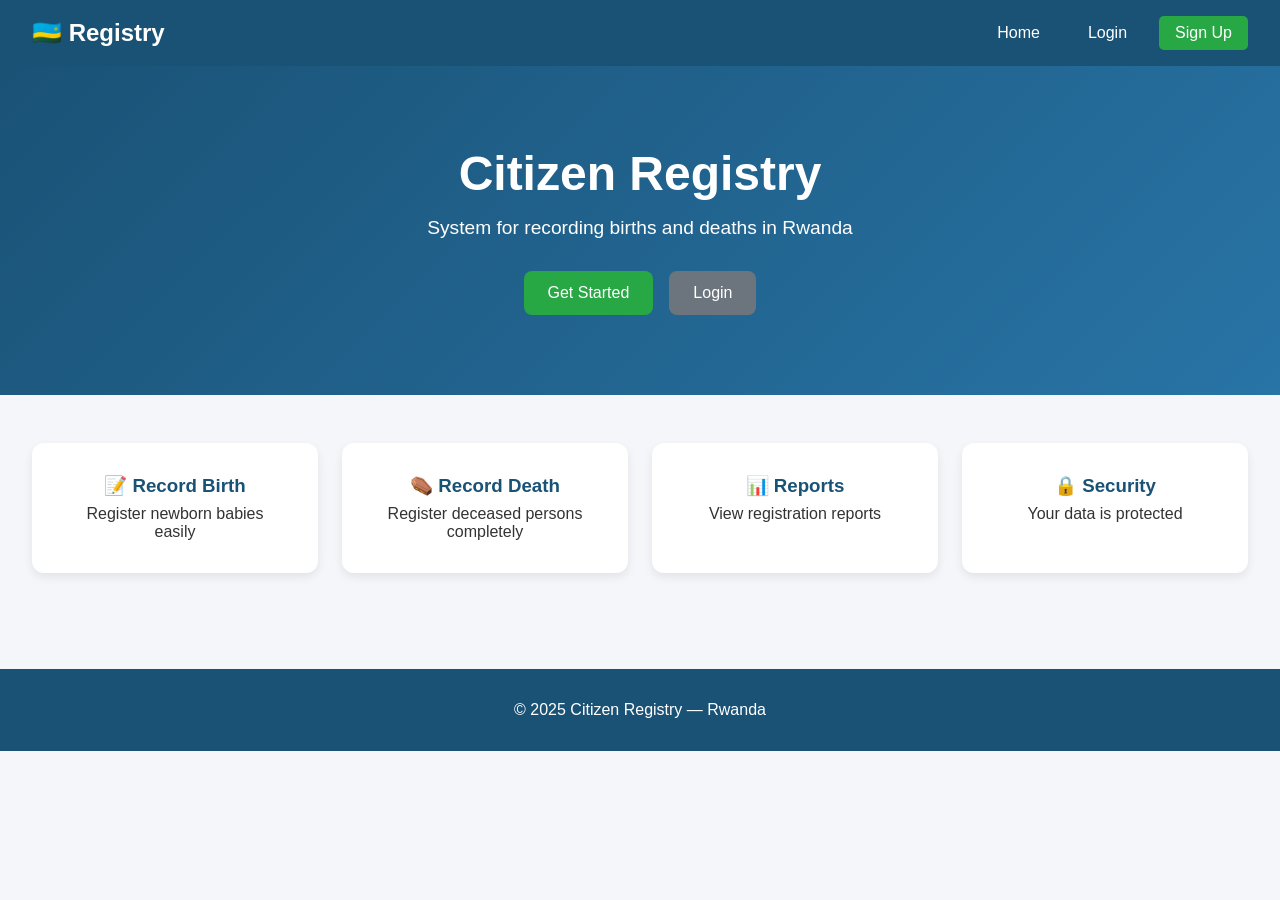
<file: index.html>
<!DOCTYPE html>
<html lang="en">
<head>
  <meta charset="UTF-8">
  <meta name="viewport" content="width=device-width, initial-scale=1.0">
  <title>Citizen Registry</title>
  <link rel="stylesheet" href="style.css">
</head>
<body>
  <nav class="navbar">
    <div class="logo">🇷🇼 Registry</div>
    <div class="nav-links">
      <a href="index.html">Home</a>
      <a href="login.html">Login</a>
      <a href="signup.html" class="btn-primary">Sign Up</a>
    </div>
  </nav>

  <header class="hero">
    <h1>Citizen Registry</h1>
    <p>System for recording births and deaths in Rwanda</p>
    <div class="hero-buttons">
      <a href="signup.html" class="btn-primary">Get Started</a>
      <a href="login.html" class="btn-secondary">Login</a>
    </div>
  </header>

  <section class="features">
    <div class="feature-card">
      <h3>📝 Record Birth</h3>
      <p>Register newborn babies easily</p>
    </div>
    <div class="feature-card">
      <h3>⚰️ Record Death</h3>
      <p>Register deceased persons completely</p>
    </div>
    <div class="feature-card">
      <h3>📊 Reports</h3>
      <p>View registration reports</p>
    </div>
    <div class="feature-card">
      <h3>🔒 Security</h3>
      <p>Your data is protected</p>
    </div>
  </section>

  <footer>
    <p>© 2025 Citizen Registry — Rwanda</p>
  </footer>

  <script src="app.js"></script>
</body>
</html>
</file>
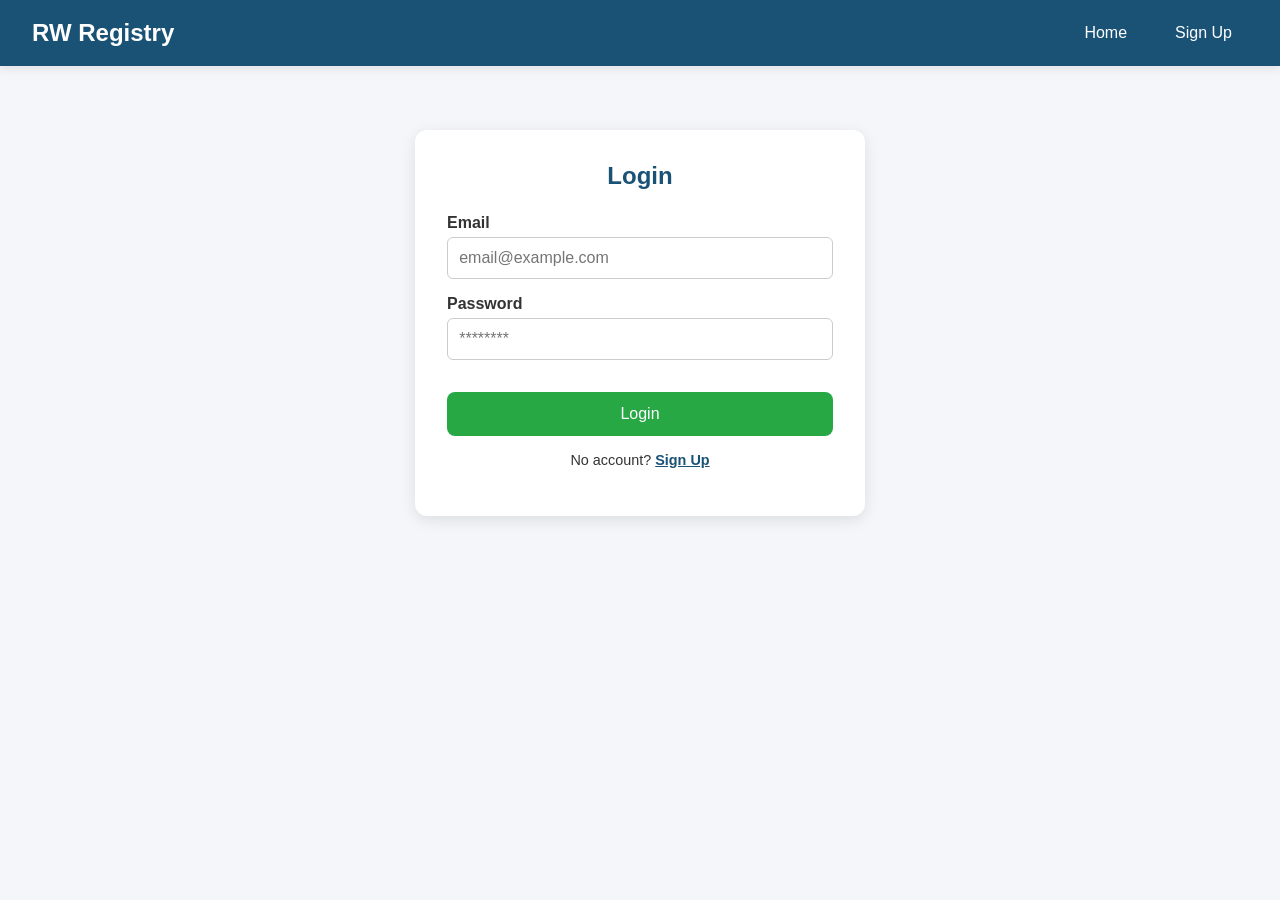
<file: admin.html>
﻿<!DOCTYPE html>
<html lang="en">
<head>
  <meta charset="UTF-8">
  <meta name="viewport" content="width=device-width, initial-scale=1.0">
  <title>Admin — Registry</title>
  <link rel="stylesheet" href="style.css">
</head>
<body>
  <nav class="navbar">
    <div class="logo">RW Registry — Admin</div>
    <div class="nav-links">
      <span id="adminWelcome"></span>
      <a href="#" onclick="logout()">Logout</a>
    </div>
  </nav>

  <div class="dashboard">
    <h2>Admin Dashboard</h2>
    
    <div class="stats">
      <div class="stat-card">
        <h3 id="adminBirths">0</h3>
        <p>Total Births</p>
      </div>
      <div class="stat-card">
        <h3 id="adminDeaths">0</h3>
        <p>Total Deaths</p>
      </div>
      <div class="stat-card">
        <h3 id="adminUsers">0</h3>
        <p>Total Users</p>
      </div>
    </div>

    <h3>All Users</h3>
    <div id="usersList"></div>

    <h3 style="margin-top:2rem;">All Records</h3>
    <div id="allRecordsList"></div>
  </div>

  <script src="app.js"></script>
</body>
</html>
</file>
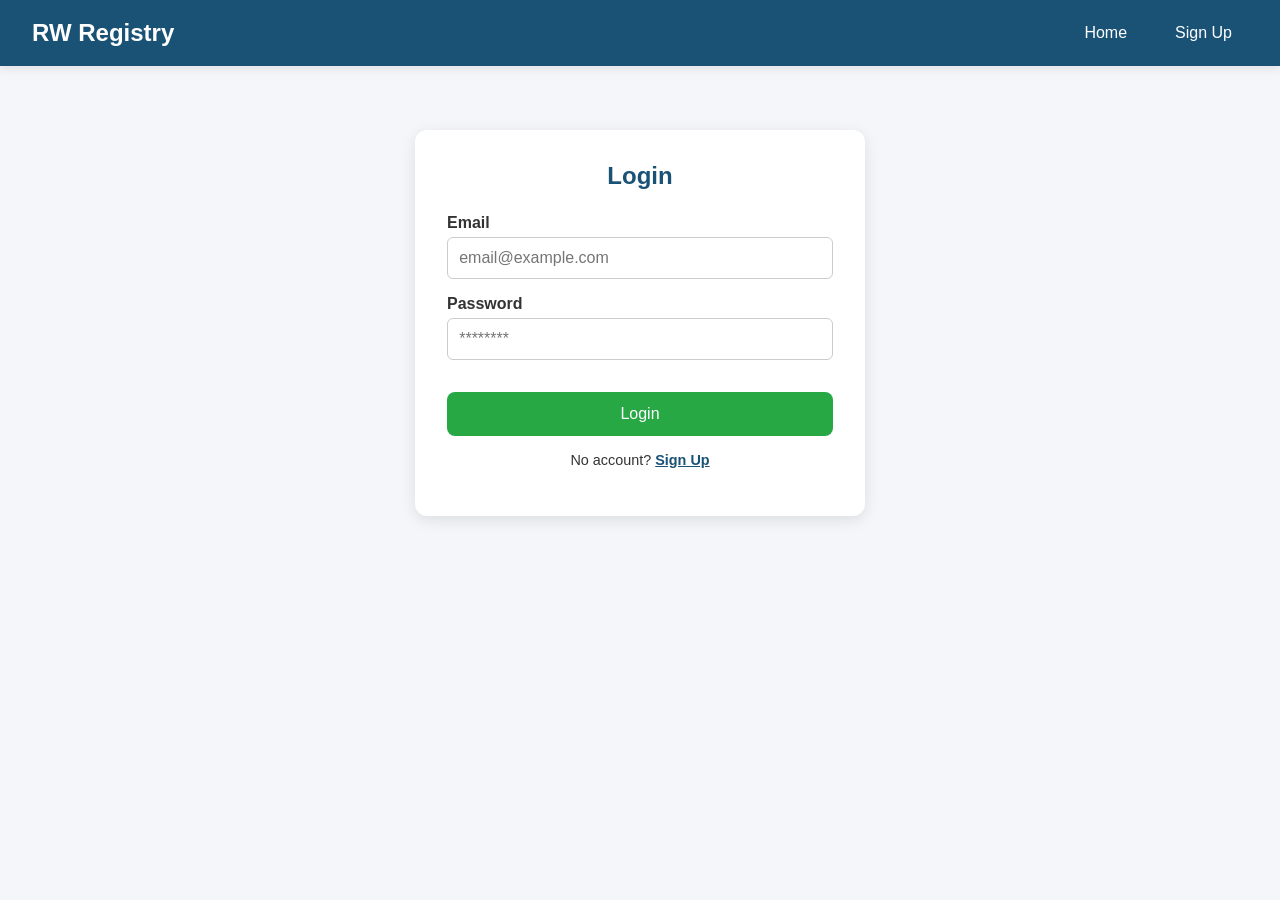
<file: dashboard.html>
<!DOCTYPE html>
<html lang="en">
<head>
  <meta charset="UTF-8">
  <meta name="viewport" content="width=device-width, initial-scale=1.0">
  <title>Dashboard — Registry</title>
  <link rel="stylesheet" href="style.css">
</head>
<body>
  <nav class="navbar">
    <div class="logo">🇷🇼 Registry</div>
    <div class="nav-links">
      <span id="welcome"></span>
      <a href="#" onclick="logout()">Logout</a>
    </div>
  </nav>

  <div class="dashboard">
    <h2>Dashboard</h2>

    <div class="stats">
      <div class="stat-card">
        <h3 id="totalBirths">0</h3>
        <p>Total Births</p>
      </div>
      <div class="stat-card">
        <h3 id="totalDeaths">0</h3>
        <p>Total Deaths</p>
      </div>
    </div>

    <div class="actions">
      <button class="btn-primary" onclick="showForm('birth')">➕ Record Birth</button>
      <button class="btn-secondary" onclick="showForm('death')">➕ Record Death</button>
    </div>

    <div id="formArea"></div>
    <div id="recordsList"></div>
  </div>

  <script src="app.js"></script>
</body>
</html>
</file>
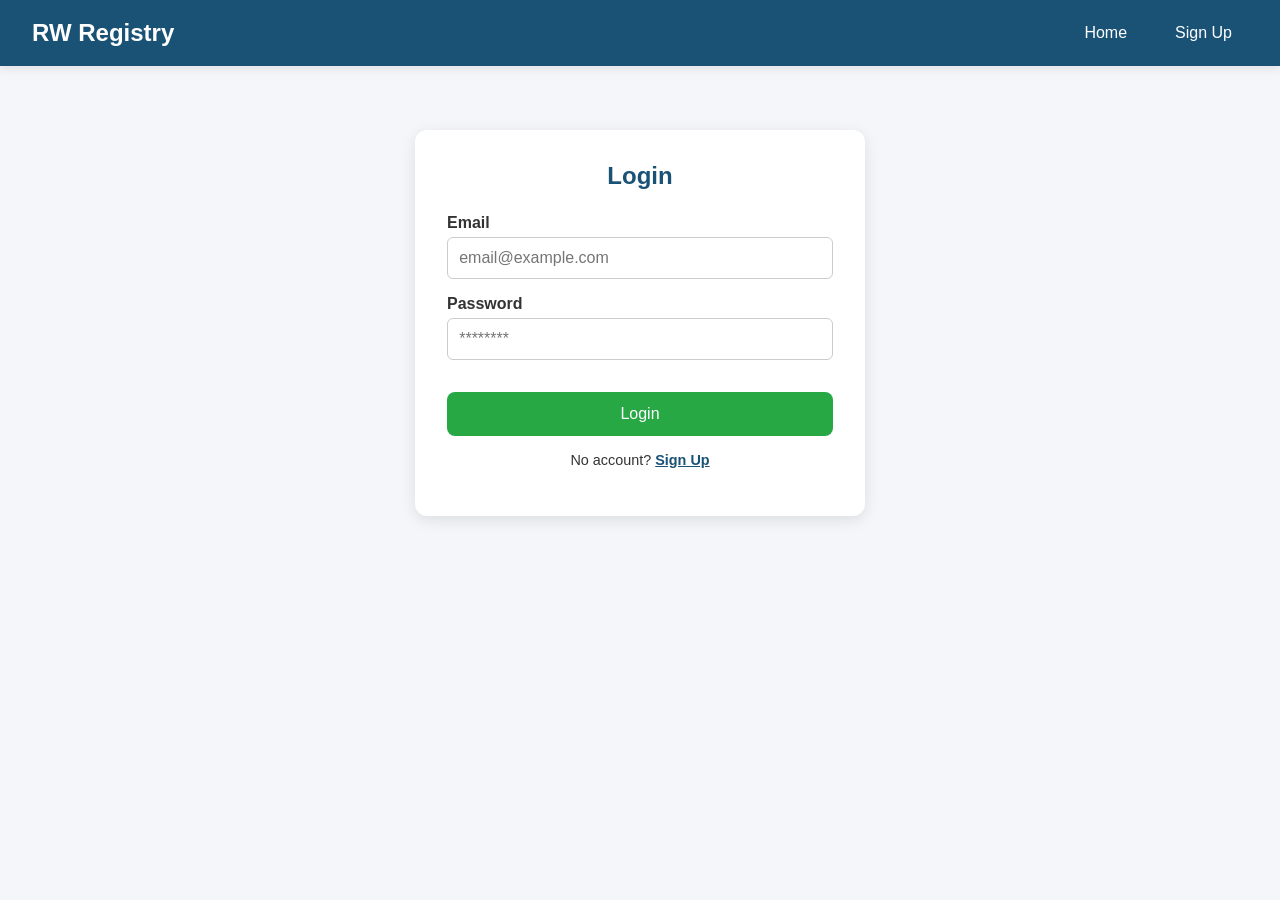
<file: login.html>
<!DOCTYPE html>
<html lang="en">
<head>
  <meta charset="UTF-8">
  <meta name="viewport" content="width=device-width, initial-scale=1.0">
  <title>Login — Registry</title>
  <link rel="stylesheet" href="style.css">
</head>
<body>
  <nav class="navbar">
    <div class="logo">RW Registry</div>
    <div class="nav-links">
      <a href="index.html">Home</a>
      <a href="signup.html">Sign Up</a>
    </div>
  </nav>

  <div class="form-container">
    <h2>Login</h2>
    <form id="loginForm">
      <div class="form-group">
        <label>Email</label>
        <input type="email" id="email" required placeholder="email@example.com">
      </div>
      <div class="form-group">
        <label>Password</label>
        <input type="password" id="password" required placeholder="********">
      </div>
      <button type="submit" class="btn-primary full">Login</button>
      <p class="form-footer">No account? <a href="signup.html">Sign Up</a></p>
    </form>
    <p id="errorMsg" class="error"></p>
  </div>

  <script src="app.js"></script>
</body>
</html>
</file>
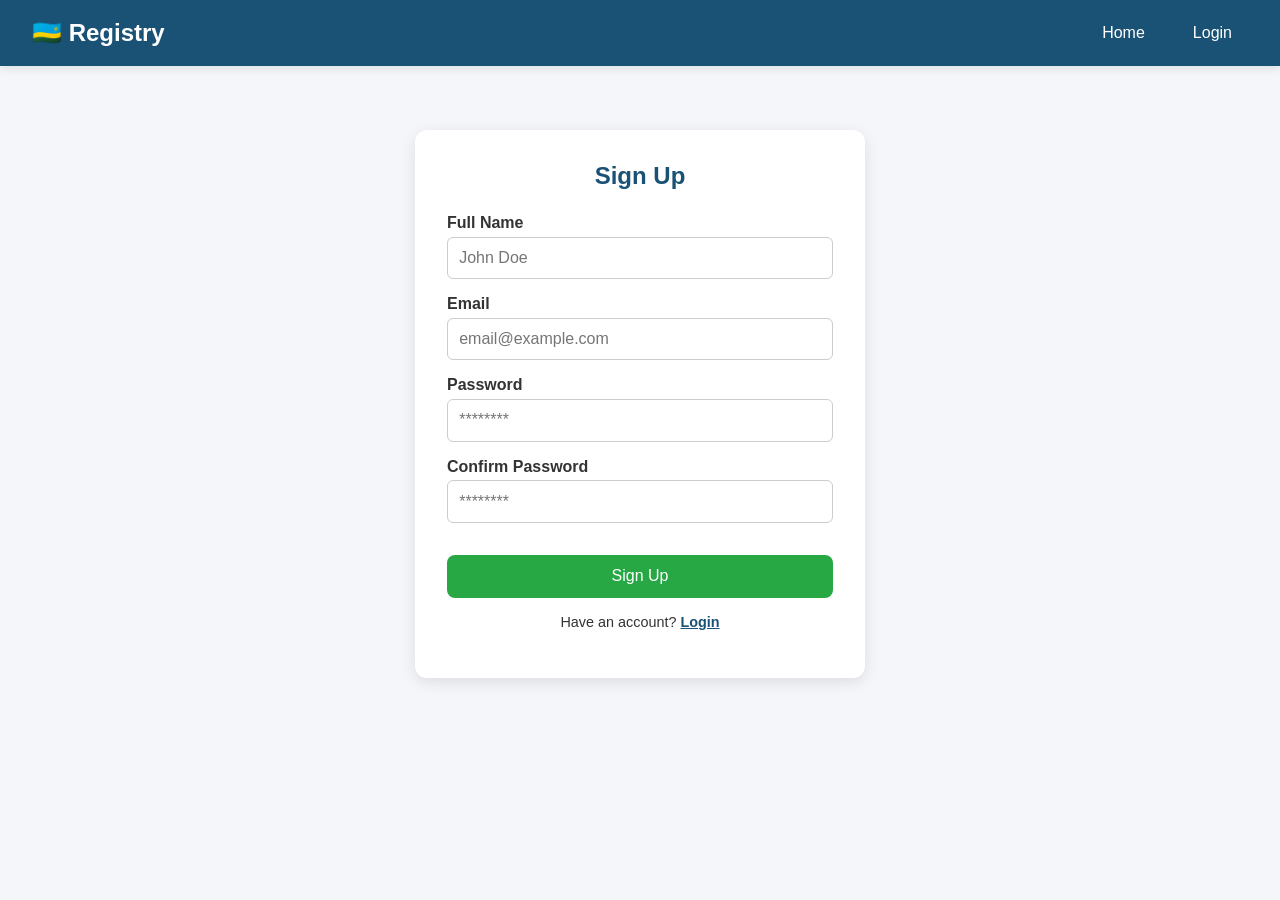
<file: signup.html>
<!DOCTYPE html>
<html lang="en">
<head>
  <meta charset="UTF-8">
  <meta name="viewport" content="width=device-width, initial-scale=1.0">
  <title>Sign Up — Registry</title>
  <link rel="stylesheet" href="style.css">
</head>
<body>
  <nav class="navbar">
    <div class="logo">🇷🇼 Registry</div>
    <div class="nav-links">
      <a href="index.html">Home</a>
      <a href="login.html">Login</a>
    </div>
  </nav>

  <div class="form-container">
    <h2>Sign Up</h2>
    <form id="signupForm">
      <div class="form-group">
        <label>Full Name</label>
        <input type="text" id="fullname" required placeholder="John Doe">
      </div>
      <div class="form-group">
        <label>Email</label>
        <input type="email" id="email" required placeholder="email@example.com">
      </div>
      <div class="form-group">
        <label>Password</label>
        <input type="password" id="password" required placeholder="********">
      </div>
      <div class="form-group">
        <label>Confirm Password</label>
        <input type="password" id="confirm" required placeholder="********">
      </div>
      <button type="submit" class="btn-primary full">Sign Up</button>
      <p class="form-footer">Have an account? <a href="login.html">Login</a></p>
    </form>
    <p id="errorMsg" class="error"></p>
  </div>

  <script src="app.js"></script>
</body>
</html>
</file>
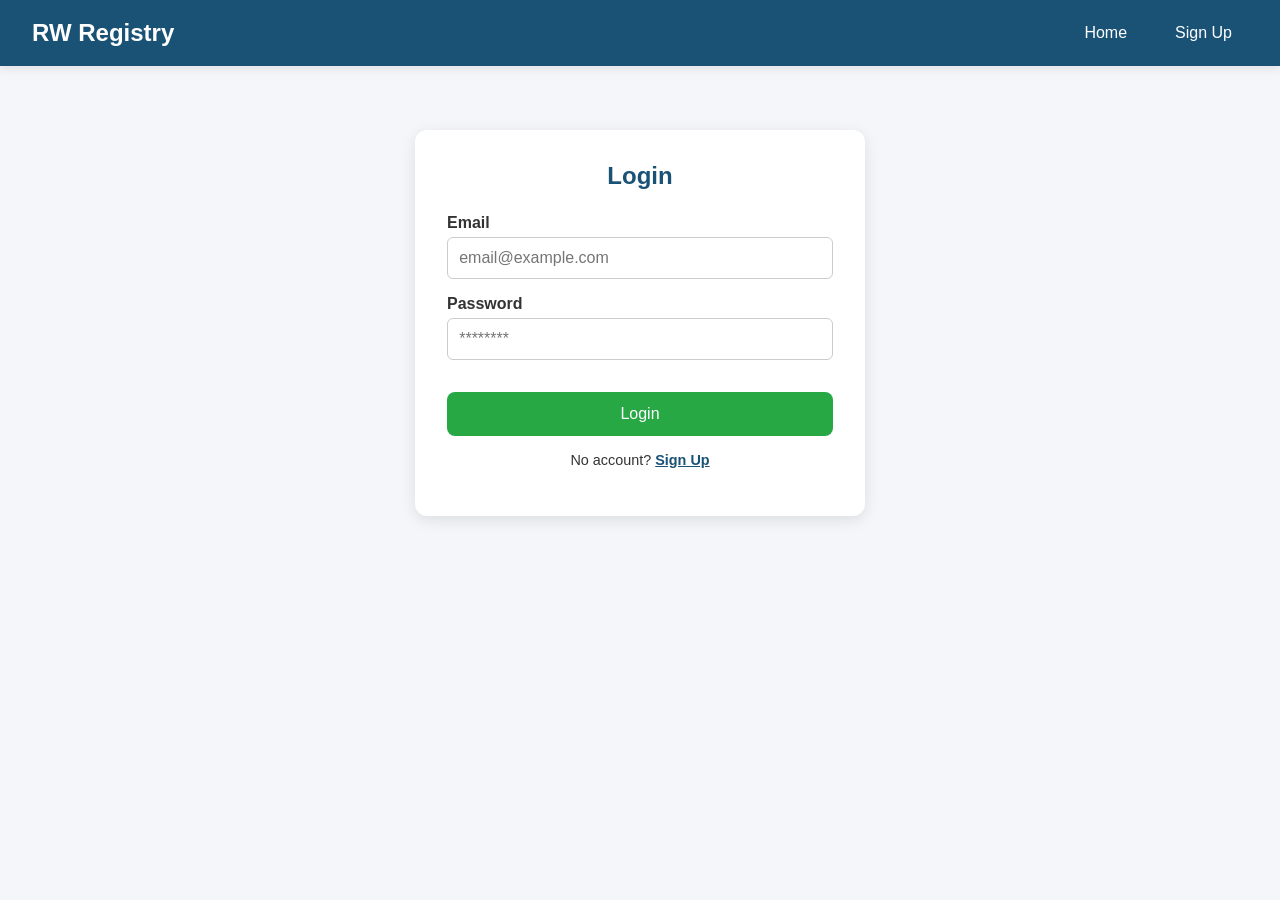
<file: user.html>
﻿<!DOCTYPE html>
<html lang="en">
<head>
  <meta charset="UTF-8">
  <meta name="viewport" content="width=device-width, initial-scale=1.0">
  <title>User Dashboard — Registry</title>
  <link rel="stylesheet" href="style.css">
</head>
<body>
  <nav class="navbar">
    <div class="logo">RW Registry</div>
    <div class="nav-links">
      <span id="welcome"></span>
      <span id="roleBadge" class="badge"></span>
      <a href="#" onclick="logout()">Logout</a>
    </div>
  </nav>

  <div class="dashboard">
    <h2>My Dashboard</h2>

    <div class="stats">
      <div class="stat-card">
        <h3 id="totalBirths">0</h3>
        <p>My Births</p>
      </div>
      <div class="stat-card">
        <h3 id="totalDeaths">0</h3>
        <p>My Deaths</p>
      </div>
    </div>

    <div class="actions">
      <button class="btn-primary" onclick="showForm('birth')">➕ Record Birth</button>
      <button class="btn-secondary" onclick="showForm('death')">➕ Record Death</button>
    </div>

    <div id="formArea"></div>
    <div id="recordsList"></div>
  </div>

  <script src="app.js"></script>
</body>
</html>
</file>
<file: style.css>
* {
  margin: 0;
  padding: 0;
  box-sizing: border-box;
  font-family: 'Segoe UI', Tahoma, sans-serif;
}

body {
  background: #f4f6f9;
  color: #333;
}

.navbar {
  display: flex;
  justify-content: space-between;
  align-items: center;
  padding: 1rem 2rem;
  background: #1a5276;
  color: white;
  box-shadow: 0 2px 10px rgba(0,0,0,0.1);
}

.logo {
  font-size: 1.5rem;
  font-weight: bold;
}

.nav-links {
  display: flex;
  gap: 1rem;
  align-items: center;
}

.nav-links a {
  color: white;
  text-decoration: none;
  padding: 0.5rem 1rem;
  border-radius: 5px;
  transition: 0.3s;
}

.nav-links a:hover {
  background: rgba(255,255,255,0.2);
}

.hero {
  text-align: center;
  padding: 5rem 2rem;
  background: linear-gradient(135deg, #1a5276, #2874a6);
  color: white;
}

.hero h1 {
  font-size: 3rem;
  margin-bottom: 1rem;
}

.hero p {
  font-size: 1.2rem;
  margin-bottom: 2rem;
}

.hero-buttons {
  display: flex;
  gap: 1rem;
  justify-content: center;
  flex-wrap: wrap;
}

.btn-primary, .btn-secondary {
  padding: 0.8rem 1.5rem;
  border: none;
  border-radius: 8px;
  cursor: pointer;
  text-decoration: none;
  display: inline-block;
  font-size: 1rem;
  transition: 0.3s;
}

.btn-primary {
  background: #28a745;
  color: white;
}

.btn-primary:hover {
  background: #218838;
}

.btn-secondary {
  background: #6c757d;
  color: white;
}

.btn-secondary:hover {
  background: #5a6268;
}

.btn-primary.full {
  width: 100%;
  margin-top: 1rem;
}

.features {
  display: grid;
  grid-template-columns: repeat(auto-fit, minmax(220px, 1fr));
  gap: 1.5rem;
  padding: 3rem 2rem;
}

.feature-card {
  background: white;
  padding: 2rem;
  border-radius: 12px;
  box-shadow: 0 4px 10px rgba(0,0,0,0.08);
  text-align: center;
  transition: 0.3s;
}

.feature-card:hover {
  transform: translateY(-5px);
  box-shadow: 0 8px 20px rgba(0,0,0,0.15);
}

.feature-card h3 {
  margin-bottom: 0.5rem;
  color: #1a5276;
}

.form-container {
  max-width: 450px;
  margin: 4rem auto;
  background: white;
  padding: 2rem;
  border-radius: 12px;
  box-shadow: 0 4px 15px rgba(0,0,0,0.1);
}

.form-container h2 {
  margin-bottom: 1.5rem;
  color: #1a5276;
  text-align: center;
}

.form-group {
  margin-bottom: 1rem;
}

.form-group label {
  display: block;
  margin-bottom: 0.3rem;
  font-weight: 600;
}

.form-group input, .form-group select {
  width: 100%;
  padding: 0.7rem;
  border: 1px solid #ccc;
  border-radius: 6px;
  font-size: 1rem;
}

.form-group input:focus {
  outline: none;
  border-color: #1a5276;
}

.form-footer {
  text-align: center;
  margin-top: 1rem;
  font-size: 0.9rem;
}

.form-footer a {
  color: #1a5276;
  font-weight: 600;
}

.error {
  color: red;
  text-align: center;
  margin-top: 1rem;
}

.dashboard {
  max-width: 1000px;
  margin: 2rem auto;
  padding: 2rem;
}

.dashboard h2 {
  margin-bottom: 1.5rem;
  color: #1a5276;
}

.stats {
  display: grid;
  grid-template-columns: repeat(auto-fit, minmax(180px, 1fr));
  gap: 1rem;
  margin-bottom: 2rem;
}

.stat-card {
  background: white;
  padding: 1.5rem;
  border-radius: 10px;
  text-align: center;
  box-shadow: 0 2px 8px rgba(0,0,0,0.08);
}

.stat-card h3 {
  font-size: 2rem;
  color: #1a5276;
}

.actions {
  display: flex;
  gap: 1rem;
  margin-bottom: 2rem;
  flex-wrap: wrap;
}

table {
  width: 100%;
  border-collapse: collapse;
  background: white;
  border-radius: 10px;
  overflow: hidden;
  box-shadow: 0 2px 8px rgba(0,0,0,0.08);
  margin-top: 1rem;
}

table th, table td {
  padding: 0.8rem;
  text-align: left;
  border-bottom: 1px solid #eee;
}

table th {
  background: #1a5276;
  color: white;
}

table tr:hover {
  background: #f9f9f9;
}

footer {
  text-align: center;
  padding: 2rem;
  background: #1a5276;
  color: white;
  margin-top: 3rem;
}
/* Badge styles */
.badge {
  padding: 0.3rem 0.8rem;
  border-radius: 20px;
  font-size: 0.8rem;
  font-weight: bold;
  background: #ff9800;
  color: white;
}

.badge.admin {
  background: #d32f2f;
}

.badge.user {
  background: #388e3c;
}
</file>
